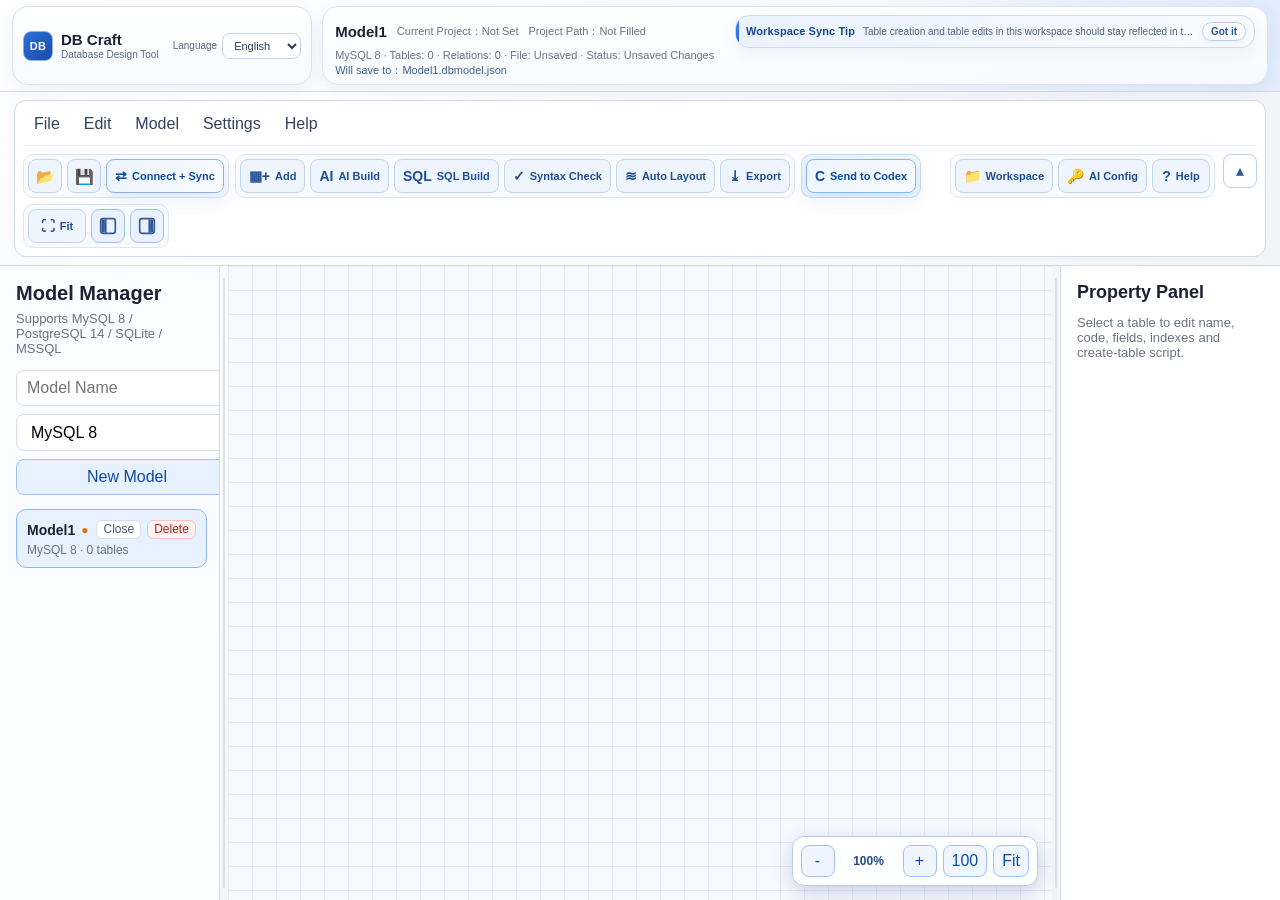
<file: app/index.html>
﻿<!doctype html>
<html lang="en-US">
<head>
  <meta charset="UTF-8" />
  <meta name="viewport" content="width=device-width, initial-scale=1.0" />
  <title>DB Craft v1</title>
  <link rel="stylesheet" href="styles.css" />
</head>
<body>
  <div class="app">
    <header class="app-top">
      <div class="top-brand">
        <div class="logo-badge" aria-hidden="true">DB</div>
        <div class="brand-text">
          <h1>DB Craft</h1>
          <p id="brandSubtitle">Database Design Tool</p>
        </div>
        <div class="language-switch">
          <label for="languageSelect">Language</label>
          <select id="languageSelect" aria-label="Language">
            <option value="zh-CN">中文</option>
            <option value="en-US" selected>English</option>
            <option value="fr-FR">Français</option>
          </select>
        </div>
      </div>
      <div class="top-meta">
        <div class="top-meta-row">
          <h2 id="activeModelTitle">No Model Selected</h2>
          <p id="workspaceMeta">Current Project: Not Set</p>
          <p id="workspacePathMeta">Project Path: Not Filled</p>
          <div id="workspaceGuideBar" class="workspace-guide" hidden>
            <div class="workspace-guide-copy">
              <strong id="workspaceGuideTitle">Workspace Sync Tip</strong>
              <span id="workspaceGuideText">Table creation and updates in this workspace should stay reflected in the current diagram. After changes, use Save + Sync.</span>
            </div>
            <button id="workspaceGuideDismissBtn" type="button" class="workspace-guide-dismiss" aria-label="Dismiss tip">Got it</button>
          </div>
        </div>
        <p id="activeModelMeta">-</p>
        <p id="modelFileMeta">Current Model File: Not yet saved to workspace</p>
      </div>
    </header>

    <section class="toolbar app-middle">
      <div class="toolbar-shell">
        <nav class="menu-bar" id="menuBar" aria-label="主菜单">
          <div class="menu-item">
            <button type="button" class="menu-trigger">文件</button>
            <div class="menu-panel">
              <button type="button" data-menu-action="file-new-mysql8"><span>新建（MySQL 8）</span><span class="menu-shortcut">Ctrl+Alt+1</span></button>
              <button type="button" data-menu-action="file-new-postgresql14"><span>新建（PostgreSQL 14）</span><span class="menu-shortcut">Ctrl+Alt+2</span></button>
              <button type="button" data-menu-action="file-new-sqlite"><span>新建（SQLite）</span><span class="menu-shortcut">Ctrl+Alt+3</span></button>
              <button type="button" data-menu-action="file-new-mssql"><span>新建（MSSQL）</span><span class="menu-shortcut">Ctrl+Alt+4</span></button>
              <hr />
              <button type="button" data-menu-action="file-open"><span>打开</span><span class="menu-shortcut">Ctrl+O</span></button>
              <button type="button" data-menu-action="file-save">
                <span>保存</span>
                <span class="menu-shortcut">Ctrl+S</span>
              </button>
              <button type="button" data-menu-action="file-sync-workspace"><span>保存并同步到当前工程</span><span class="menu-shortcut">Ctrl+Alt+S</span></button>
              <button type="button" data-menu-action="file-save-as"><span>另存为</span><span class="menu-shortcut">Ctrl+Shift+S</span></button>
              <button type="button" data-menu-action="file-close"><span>关闭</span><span class="menu-shortcut">Ctrl+Alt+W</span></button>
            </div>
          </div>
          <div class="menu-item">
            <button type="button" class="menu-trigger">编辑</button>
            <div class="menu-panel">
              <button type="button" data-menu-action="edit-undo"><span>撤销操作</span><span class="menu-shortcut">Ctrl+Z</span></button>
              <button type="button" data-menu-action="edit-redo"><span>恢复</span><span class="menu-shortcut">Ctrl+Y</span></button>
              <button type="button" data-menu-action="edit-clear-all"><span>全部清除</span><span class="menu-shortcut">Ctrl+Shift+Del</span></button>
              <hr />
              <button type="button" data-menu-action="edit-cut"><span>剪切</span><span class="menu-shortcut">Ctrl+X</span></button>
              <button type="button" data-menu-action="edit-copy"><span>复制</span><span class="menu-shortcut">Ctrl+C</span></button>
              <button type="button" data-menu-action="edit-paste"><span>粘贴</span><span class="menu-shortcut">Ctrl+V</span></button>
              <button type="button" data-menu-action="edit-clone"><span>克隆</span><span class="menu-shortcut">Ctrl+D</span></button>
              <button type="button" data-menu-action="edit-delete"><span>删除</span><span class="menu-shortcut">Del</span></button>
            </div>
          </div>
          <div class="menu-item">
            <button type="button" class="menu-trigger">模型</button>
            <div class="menu-panel">
              <button type="button" data-menu-action="model-template"><span>模板表</span><span class="menu-shortcut">Alt+T</span></button>
              <button type="button" data-menu-action="model-delete"><span>删除模型</span><span class="menu-shortcut">Alt+Shift+D</span></button>
              <button type="button" data-menu-action="model-add-table"><span>增加表</span><span class="menu-shortcut">Alt+A</span></button>
              <button type="button" data-menu-action="model-ai-table"><span>AI建表</span><span class="menu-shortcut">Alt+L</span></button>
              <button type="button" data-menu-action="model-script-table"><span>脚本建表</span><span class="menu-shortcut">Alt+J</span></button>
              <button type="button" data-menu-action="model-syntax-check"><span>语法检查</span><span class="menu-shortcut">Alt+Q</span></button>
              <button type="button" data-menu-action="model-auto-layout"><span>自动排列表</span><span class="menu-shortcut">Alt+R</span></button>
              <button type="button" data-menu-action="model-fit-view"><span>适应窗口</span><span class="menu-shortcut">Ctrl+0</span></button>
              <button type="button" data-menu-action="model-export-image"><span>保存为图片</span><span class="menu-shortcut">Ctrl+Alt+P</span></button>
              <button type="button" data-menu-action="model-export-sql"><span>导出SQL</span><span class="menu-shortcut">Ctrl+Alt+E</span></button>
              <button type="button" data-menu-action="model-table"><span>表</span><span class="menu-shortcut">Alt+B</span></button>
            </div>
          </div>
          <div class="menu-item">
            <button type="button" class="menu-trigger">设置</button>
            <div class="menu-panel">
              <button type="button" data-menu-action="settings-workspace"><span>切换工程目录</span><span class="menu-shortcut">Alt+W</span></button>
              <button type="button" data-menu-action="settings-table-view"><span>表显示模式</span><span class="menu-shortcut">Alt+H</span></button>
              <button type="button" data-menu-action="settings-ai-config"><span>AI配置</span><span class="menu-shortcut">Alt+K</span></button>
            </div>
          </div>
          <div class="menu-item">
            <button type="button" class="menu-trigger">帮助</button>
            <div class="menu-panel">
              <button type="button" data-menu-action="help-help"><span>帮助</span><span class="menu-shortcut">F1</span></button>
              <button type="button" data-menu-action="help-about"><span>关于</span><span class="menu-shortcut">Shift+F1</span></button>
            </div>
          </div>
        </nav>

        <div class="toolbar-main-row">
          <div class="toolbar-quick-actions" id="toolbarQuickActions">
            <div class="toolbar-group" title="文件">
              <button id="openModelBtn" type="button" class="tool-icon-btn" title="打开模型 (Ctrl+O)" aria-label="打开模型"><span aria-hidden="true">📂</span></button>
              <button id="saveModelBtn" type="button" class="tool-icon-btn" title="保存模型 (Ctrl+S)" aria-label="保存模型"><span aria-hidden="true">💾</span></button>
              <button id="syncModelBtn" type="button" class="tool-icon-btn with-label" title="保存并同步到当前工程 (Ctrl+Alt+S)" aria-label="保存并同步到当前工程"><span class="tool-icon-glyph" aria-hidden="true">⇄</span><span class="tool-icon-name">同步</span></button>
            </div>

            <div class="toolbar-group" title="模型">
              <button id="addTableButton" type="button" class="tool-icon-btn with-label" title="增加表 (Alt+A)" aria-label="增加表"><span class="tool-icon-glyph" aria-hidden="true">▦+</span><span class="tool-icon-name">加表</span></button>
              <button type="button" class="tool-icon-btn with-label" data-menu-action="model-ai-table" title="AI建表 (Alt+L)" aria-label="AI建表"><span class="tool-icon-glyph" aria-hidden="true">AI</span><span class="tool-icon-name">AI建表</span></button>
              <button type="button" class="tool-icon-btn with-label" data-menu-action="model-script-table" title="脚本建表 (Alt+J)" aria-label="脚本建表"><span class="tool-icon-glyph" aria-hidden="true">SQL</span><span class="tool-icon-name">脚本建表</span></button>
              <button type="button" class="tool-icon-btn with-label" data-menu-action="model-syntax-check" title="语法检查 (Alt+Q)" aria-label="语法检查"><span class="tool-icon-glyph" aria-hidden="true">✓</span><span class="tool-icon-name">语法检查</span></button>
              <button type="button" class="tool-icon-btn with-label" data-menu-action="model-auto-layout" title="自动排列表 (Alt+R)" aria-label="自动排列表"><span class="tool-icon-glyph" aria-hidden="true">≋</span><span class="tool-icon-name">整理</span></button>
              <button id="exportSqlBtn" type="button" class="tool-icon-btn with-label" title="导出 SQL (Ctrl+Alt+E)" aria-label="导出 SQL"><span class="tool-icon-glyph" aria-hidden="true">⤓</span><span class="tool-icon-name">导出</span></button>
            </div>

            <div class="toolbar-group toolbar-group-codex" title="交给Codex">
              <button id="handoffCodexBtn" type="button" class="tool-icon-btn with-label tool-icon-btn-primary" data-menu-action="help-codex" title="交给Codex (Ctrl+Alt+C)" aria-label="交给Codex"><span class="tool-icon-glyph" aria-hidden="true">C</span><span class="tool-icon-name">交给Codex</span></button>
            </div>

            <div class="toolbar-group toolbar-group-utility" title="设置与帮助">
              <button id="setWorkspaceBtn" type="button" class="tool-icon-btn with-label" title="切换工程目录 (Alt+W)" aria-label="切换工程目录"><span class="tool-icon-glyph" aria-hidden="true">📁</span><span class="tool-icon-name">工程</span></button>
              <button type="button" class="tool-icon-btn with-label" data-menu-action="settings-ai-config" title="AI配置 (Alt+K)" aria-label="AI配置"><span class="tool-icon-glyph" aria-hidden="true">🔑</span><span class="tool-icon-name">AI配置</span></button>
              <button type="button" class="tool-icon-btn with-label" data-menu-action="help-help" title="帮助 (F1)" aria-label="帮助"><span class="tool-icon-glyph" aria-hidden="true">?</span><span class="tool-icon-name">帮助</span></button>
            </div>

            <div class="toolbar-group" title="布局">
              <button type="button" class="tool-icon-btn with-label" data-menu-action="model-fit-view" title="适应窗口 (Ctrl+0)" aria-label="适应窗口"><span class="tool-icon-glyph" aria-hidden="true">⛶</span><span class="tool-icon-name">适配</span></button>
              <button id="toggleSidebarBtn" class="tool-icon-btn icon-toggle-btn" type="button" title="隐藏侧边栏" aria-label="隐藏侧边栏">
                <svg viewBox="0 0 16 16" aria-hidden="true">
                  <rect class="icon-frame" x="1.5" y="1.5" width="13" height="13" rx="2"></rect>
                  <line class="icon-divider" x1="6" y1="2" x2="6" y2="14"></line>
                  <rect class="icon-sidebar-fill" x="2.25" y="2.25" width="3" height="11.5" rx="1"></rect>
                </svg>
              </button>
              <button id="toggleInspectorBtn" class="tool-icon-btn icon-toggle-btn" type="button" title="隐藏属性栏" aria-label="隐藏属性栏">
                <svg viewBox="0 0 16 16" aria-hidden="true">
                  <rect class="icon-frame" x="1.5" y="1.5" width="13" height="13" rx="2"></rect>
                  <line class="icon-divider" x1="10" y1="2" x2="10" y2="14"></line>
                  <rect class="icon-inspector-fill" x="10.75" y="2.25" width="2.75" height="11.5" rx="1"></rect>
                </svg>
              </button>
            </div>
          </div>
          <button id="topToggleBtn" class="top-toggle-btn" type="button" title="收起顶栏" aria-label="收起顶栏">▴</button>
        </div>
      </div>
    </section>

    <section class="app-bottom">
      <aside class="sidebar">
        <div class="sidebar-header">
          <h2 id="sidebarTitle">模型管理</h2>
          <p id="sidebarDesc">支持 MySQL 8 / PostgreSQL 14 / SQLite / MSSQL</p>
        </div>

        <form id="modelForm" class="model-form">
          <input id="modelNameInput" type="text" placeholder="模型名称" maxlength="40" />
          <select id="dbTypeSelect">
            <option value="MySQL 8">MySQL 8</option>
            <option value="PostgreSQL 14">PostgreSQL 14</option>
            <option value="SQLite">SQLite</option>
            <option value="MSSQL">MSSQL</option>
          </select>
          <button type="submit" id="createModelBtn">新建模型</button>
        </form>

        <ul id="modelList" class="model-list"></ul>
      </aside>
      <div class="sidebar-resizer" id="sidebarResizer" title="拖动调整模型栏宽度"></div>

      <div class="workspace-shell">
        <div class="workspace-panel">
          <div id="workspace" class="workspace">
            <div id="workspaceCanvas" class="workspace-canvas">
              <div id="workspaceContent" class="workspace-content">
                <svg id="relationLayer" class="relation-layer"></svg>
                <div id="tableLayer" class="table-layer"></div>
              </div>
            </div>
          </div>
          <div class="zoom-controls" id="zoomControls">
            <button type="button" id="zoomOutBtn" title="缩小">-</button>
            <div class="zoom-level" id="zoomLevel">100%</div>
            <button type="button" id="zoomInBtn" title="放大">+</button>
            <button type="button" id="zoomResetBtn" title="重置缩放">100</button>
            <button type="button" id="zoomFitBtn" title="适应模型">Fit</button>
          </div>
        </div>

        <div class="resizer" id="inspectorResizer" title="拖动调整宽度"></div>

        <aside class="inspector" id="inspector"></aside>
      </div>
    </section>
  </div>

  <script src="src/core/constants.js"></script>
  <script src="src/core/utils.js"></script>
  <script src="src/core/model.js"></script>
  <script src="src/core/storage.js"></script>
  <script src="src/core/sql.js"></script>
  <script src="src/core/fileio.js"></script>
  <script src="app.js"></script>
</body>
</html>
</file>
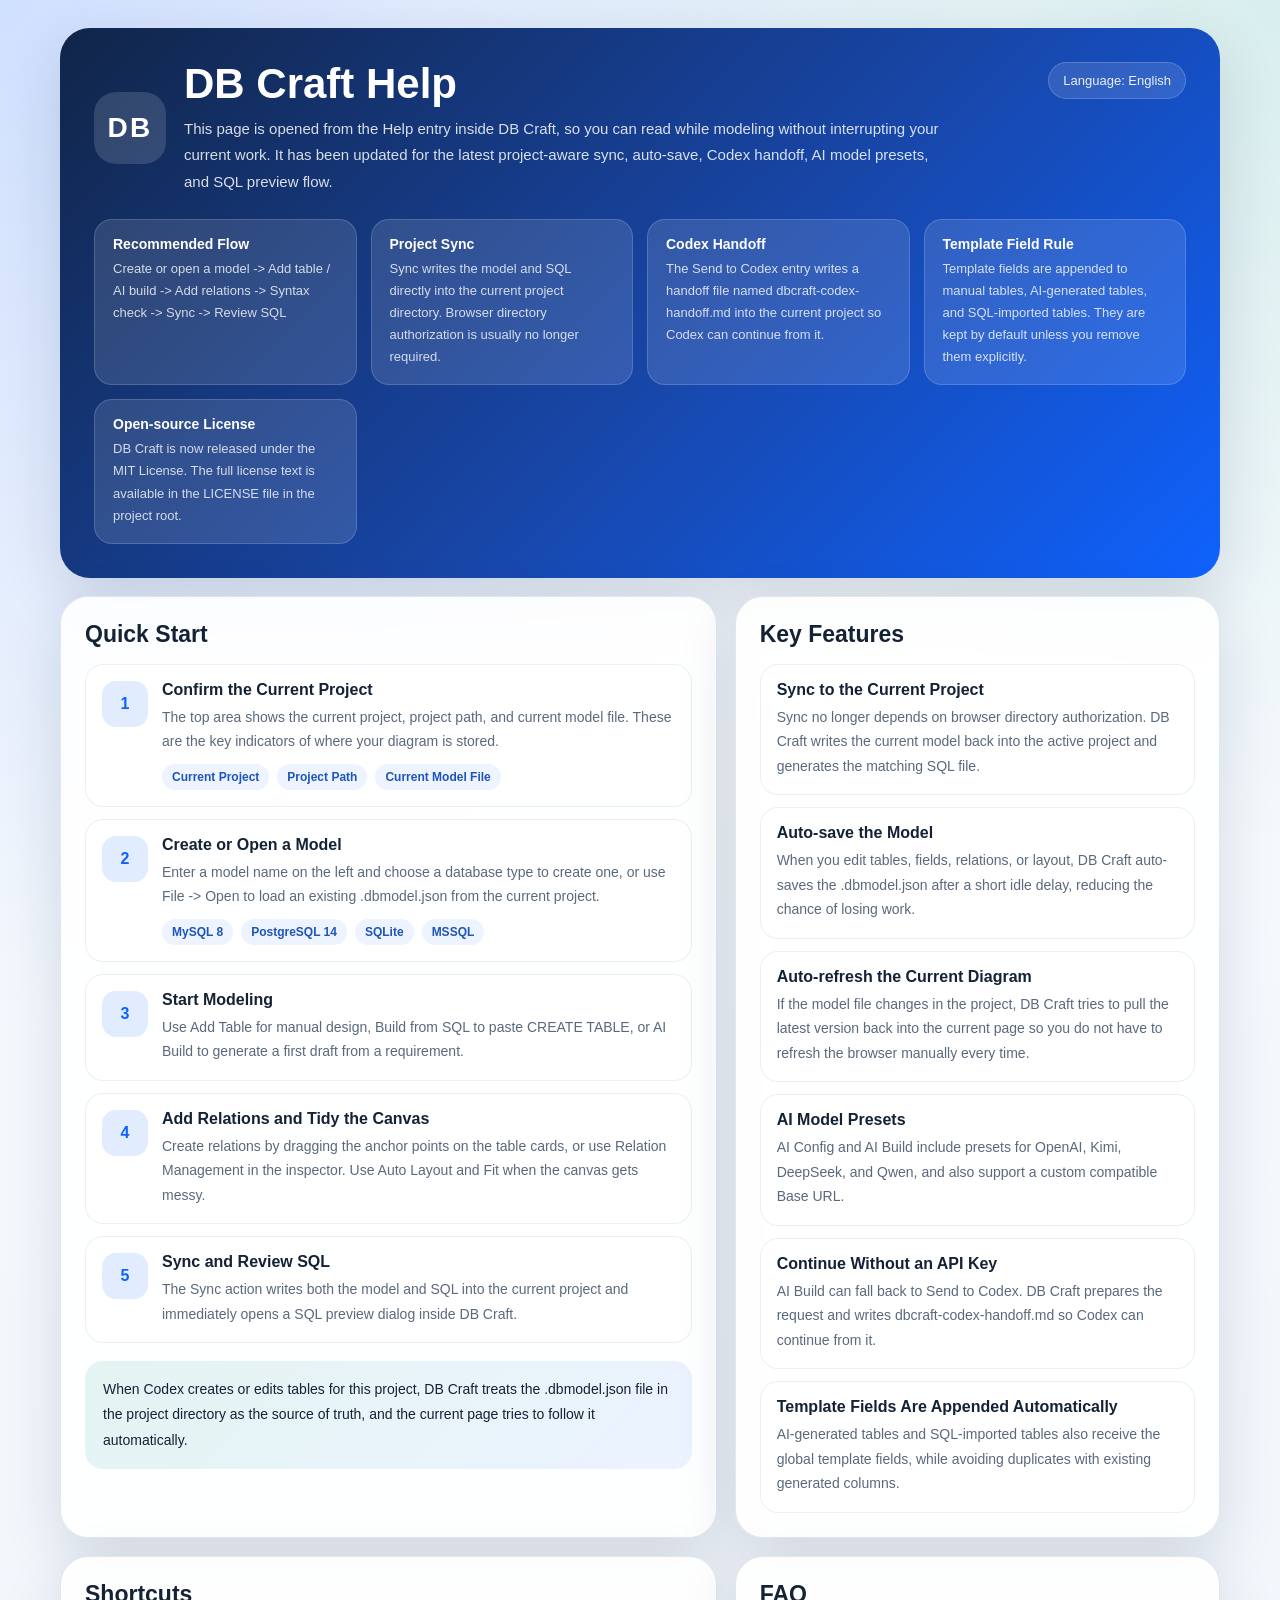
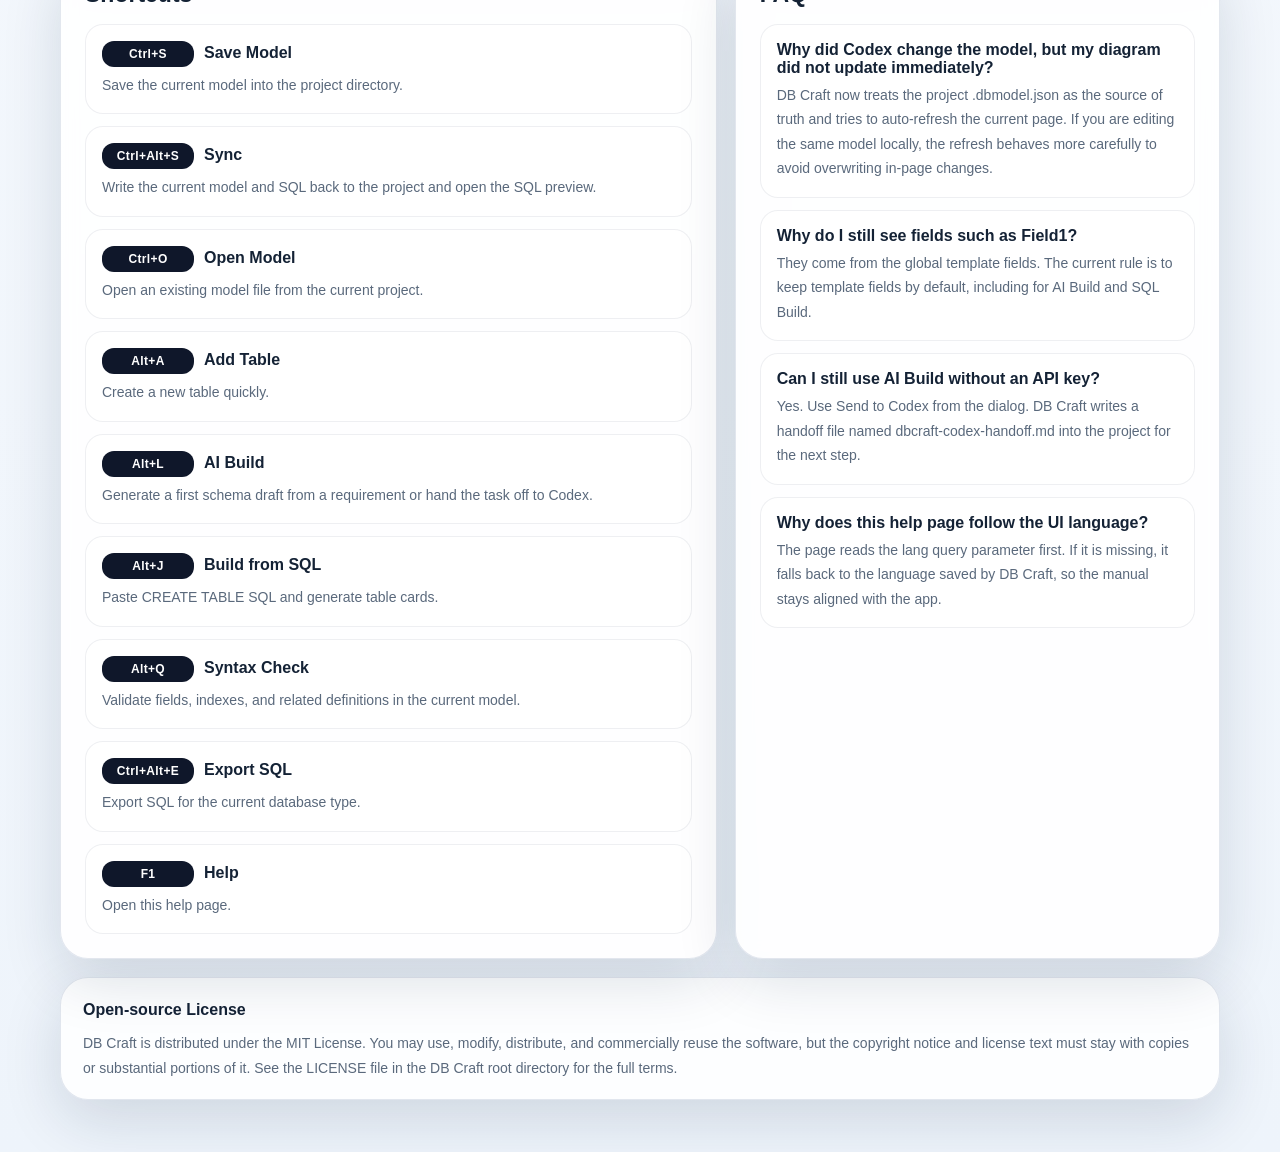
<file: app/help-manual.html>
<!doctype html>
<html lang="en-US">
<head>
  <meta charset="UTF-8" />
  <meta name="viewport" content="width=device-width, initial-scale=1.0" />
  <title>DB Craft Help</title>
  <style>
    :root {
      --bg: #eef4fb;
      --surface: rgba(255, 255, 255, 0.9);
      --surface-border: rgba(24, 57, 118, 0.12);
      --text: #142235;
      --subtext: #5a697c;
      --primary: #0f62fe;
      --primary-soft: rgba(15, 98, 254, 0.12);
      --accent: #0f9d8a;
      --shadow: 0 20px 60px rgba(16, 32, 64, 0.14);
      --radius-xl: 28px;
      --radius-lg: 22px;
      --radius-md: 18px;
      --radius-sm: 14px;
    }

    * {
      box-sizing: border-box;
    }

    body {
      margin: 0;
      color: var(--text);
      font-family: "Segoe UI", "PingFang SC", "Microsoft YaHei", sans-serif;
      background:
        radial-gradient(circle at top left, rgba(15, 98, 254, 0.18), transparent 34%),
        radial-gradient(circle at top right, rgba(15, 157, 138, 0.14), transparent 28%),
        linear-gradient(180deg, #f9fbfe 0%, var(--bg) 100%);
    }

    code {
      padding: 0 6px;
      border-radius: 8px;
      background: rgba(17, 31, 56, 0.08);
      font-family: "Cascadia Code", Consolas, monospace;
      font-size: 0.95em;
    }

    .page {
      width: min(1160px, calc(100% - 32px));
      margin: 0 auto;
      padding: 28px 0 52px;
    }

    .hero {
      padding: 34px;
      border-radius: 30px;
      color: #fff;
      background: linear-gradient(135deg, #112548 0%, #1846a7 54%, #0f62fe 100%);
      box-shadow: var(--shadow);
    }

    .hero-head {
      display: flex;
      align-items: flex-start;
      justify-content: space-between;
      gap: 20px;
      flex-wrap: wrap;
    }

    .hero-brand {
      display: flex;
      align-items: center;
      gap: 18px;
      flex-wrap: wrap;
    }

    .badge {
      display: inline-flex;
      align-items: center;
      justify-content: center;
      width: 72px;
      height: 72px;
      border-radius: 22px;
      background: rgba(255, 255, 255, 0.14);
      font-size: 28px;
      font-weight: 700;
      letter-spacing: 0.08em;
    }

    .hero h1 {
      margin: 0;
      font-size: clamp(28px, 4vw, 42px);
      line-height: 1.05;
    }

    .hero p {
      margin: 10px 0 0;
      max-width: 760px;
      color: rgba(255, 255, 255, 0.84);
      line-height: 1.75;
      font-size: 15px;
    }

    .lang-pill {
      padding: 10px 14px;
      border-radius: 999px;
      background: rgba(255, 255, 255, 0.12);
      border: 1px solid rgba(255, 255, 255, 0.18);
      font-size: 13px;
      color: rgba(255, 255, 255, 0.9);
      white-space: nowrap;
    }

    .hero-cards {
      display: grid;
      grid-template-columns: repeat(auto-fit, minmax(220px, 1fr));
      gap: 14px;
      margin-top: 24px;
    }

    .hero-card {
      padding: 16px 18px;
      border-radius: var(--radius-md);
      border: 1px solid rgba(255, 255, 255, 0.16);
      background: rgba(255, 255, 255, 0.12);
    }

    .hero-card strong {
      display: block;
      margin-bottom: 6px;
      font-size: 14px;
    }

    .hero-card span {
      display: block;
      color: rgba(255, 255, 255, 0.8);
      font-size: 13px;
      line-height: 1.7;
    }

    .grid {
      display: grid;
      grid-template-columns: 1.15fr 0.85fr;
      gap: 18px;
      margin-top: 18px;
    }

    .card {
      background: var(--surface);
      border: 1px solid var(--surface-border);
      border-radius: var(--radius-xl);
      box-shadow: var(--shadow);
      backdrop-filter: blur(8px);
    }

    .section {
      padding: 24px;
    }

    .section h2 {
      margin: 0 0 16px;
      font-size: 23px;
    }

    .steps,
    .feature-list,
    .shortcut-list,
    .faq-list {
      display: grid;
      gap: 12px;
    }

    .step,
    .feature-item,
    .shortcut-item,
    .faq-item {
      padding: 16px;
      border-radius: var(--radius-md);
      background: #fff;
      border: 1px solid rgba(17, 35, 68, 0.07);
    }

    .step {
      display: grid;
      grid-template-columns: 46px 1fr;
      gap: 14px;
    }

    .step-no {
      display: inline-flex;
      align-items: center;
      justify-content: center;
      width: 46px;
      height: 46px;
      border-radius: var(--radius-sm);
      background: var(--primary-soft);
      color: var(--primary);
      font-weight: 700;
    }

    .step h3,
    .feature-item h3,
    .shortcut-item h3,
    .faq-item h3 {
      margin: 0 0 6px;
      font-size: 16px;
    }

    .step p,
    .feature-item p,
    .shortcut-item p,
    .faq-item p {
      margin: 0;
      color: var(--subtext);
      line-height: 1.75;
      font-size: 14px;
    }

    .chip-row {
      display: flex;
      gap: 8px;
      flex-wrap: wrap;
      margin-top: 10px;
    }

    .chip {
      padding: 6px 10px;
      border-radius: 999px;
      background: #edf4ff;
      color: #1f54ba;
      font-size: 12px;
      font-weight: 600;
    }

    .shortcut-key {
      display: inline-flex;
      align-items: center;
      justify-content: center;
      min-width: 92px;
      margin-right: 10px;
      padding: 6px 10px;
      border-radius: 12px;
      background: #0f172a;
      color: #fff;
      font-size: 12px;
      font-weight: 700;
      letter-spacing: 0.03em;
    }

    .note {
      margin-top: 18px;
      padding: 16px 18px;
      border-radius: var(--radius-md);
      background: linear-gradient(135deg, rgba(15, 157, 138, 0.11), rgba(15, 98, 254, 0.08));
      color: var(--text);
      font-size: 14px;
      line-height: 1.8;
    }

    .footer-note {
      margin-top: 18px;
      padding: 18px 22px;
      border-radius: var(--radius-xl);
      background: rgba(255, 255, 255, 0.86);
      border: 1px solid var(--surface-border);
      box-shadow: var(--shadow);
      color: var(--subtext);
      line-height: 1.8;
      font-size: 14px;
    }

    .footer-note strong {
      display: block;
      margin-bottom: 6px;
      color: var(--text);
      font-size: 16px;
    }

    @media (max-width: 860px) {
      .page {
        width: min(100%, calc(100% - 20px));
        padding-top: 18px;
        padding-bottom: 28px;
      }

      .hero,
      .section {
        padding: 20px;
      }

      .grid {
        grid-template-columns: 1fr;
      }
    }
  </style>
</head>
<body>
  <main class="page">
    <section class="hero">
      <div class="hero-head">
        <div class="hero-brand">
          <div class="badge">DB</div>
          <div>
            <h1 id="heroTitle"></h1>
            <p id="heroSubtitle"></p>
          </div>
        </div>
        <div class="lang-pill" id="languagePill"></div>
      </div>
      <div class="hero-cards" id="heroCards"></div>
    </section>

    <section class="grid">
      <div class="card section">
        <h2 id="quickStartTitle"></h2>
        <div class="steps" id="quickStartList"></div>
        <div class="note" id="quickStartNote"></div>
      </div>

      <div class="card section">
        <h2 id="featureTitle"></h2>
        <div class="feature-list" id="featureList"></div>
      </div>
    </section>

    <section class="grid">
      <div class="card section">
        <h2 id="shortcutTitle"></h2>
        <div class="shortcut-list" id="shortcutList"></div>
      </div>

      <div class="card section">
        <h2 id="faqTitle"></h2>
        <div class="faq-list" id="faqList"></div>
      </div>
    </section>

    <section class="footer-note">
      <strong id="licenseTitle"></strong>
      <div id="licenseText"></div>
    </section>
  </main>

  <script>
    const MANUAL_LANGUAGE_KEY = "dbdesigner.ui.language";
    const SUPPORTED_LANGUAGES = ["zh-CN", "en-US", "fr-FR"];
    const DEFAULT_LANGUAGE = "en-US";

    const MANUAL_I18N = {
      "zh-CN": {
        pageTitle: "DB Craft 操作手册",
        languageLabel: "当前语言：简体中文",
        heroTitle: "DB Craft 操作手册",
        heroSubtitle: "适用于 DB Craft 本地版。点击设计器里的“帮助”会打开本页，方便边看边建模，不打断当前编辑。下面这版已经按最新产品能力更新，包括工程同步、自动保存、交给 Codex、AI 模型预设和 SQL 预览。",
        heroCards: [
          { title: "推荐主流程", text: "新建或打开模型 -> 加表 / AI建表 -> 建关系 -> 语法检查 -> 同步 -> 预览 SQL" },
          { title: "工程同步", text: "同步会直接把模型和 SQL 写回当前工程目录。正常情况下不需要再做浏览器目录授权。" },
          { title: "Codex 接力", text: "点击“交给Codex”会把交接内容写入工程里的 dbcraft-codex-handoff.md，之后你可以直接说“按交接文件继续”。" },
          { title: "模板字段规则", text: "AI建表、脚本建表和手动加表都会补充模板字段；模板字段默认保留，除非你明确删除。" },
          { title: "开源协议", text: "DB Craft 现已采用 MIT License。你可以在根目录的 LICENSE 文件中查看完整授权文本。" }
        ],
        quickStartTitle: "快速上手",
        quickStartNote: "如果你在工程对话里让 Codex 新建或改表，DB Craft 会优先以工程目录中的 .dbmodel.json 为准；当前页面也会尽量自动跟上，不用你反复手动刷新。",
        quickStartSteps: [
          {
            title: "确认当前工程",
            text: "顶部会显示“当前工程”“工程路径”“当前模型文件”。这三项就是当前图和工程文件的连接关系。",
            chips: ["当前工程", "工程路径", "当前模型文件"]
          },
          {
            title: "新建或打开模型",
            text: "左侧输入模型名称并选择数据库类型后点“新建模型”；也可以点“文件 -> 打开”直接读取当前工程中的 .dbmodel.json。",
            chips: ["MySQL 8", "PostgreSQL 14", "SQLite", "MSSQL"]
          },
          {
            title: "开始建模",
            text: "你可以用“加表”手工建模，也可以用“脚本建表”粘贴 CREATE TABLE，或用“AI建表”根据描述生成表草稿。",
          },
          {
            title: "建关系和调整布局",
            text: "通过画布四周锚点拖拽建关系，或者在右侧“关系管理”里添加；画布乱时点“自动排列表”，再点“适配”。",
          },
          {
            title: "同步并查看 SQL",
            text: "点“同步”后，模型和 SQL 会写入当前工程目录，同时在页面里直接弹出 SQL 预览，方便立刻复制或检查。",
          }
        ],
        featureTitle: "关键新特性",
        features: [
          {
            title: "同步到当前工程",
            text: "同步不再依赖浏览器目录授权。DB Craft 会把当前模型写回当前工程目录，并生成同名 SQL 文件。"
          },
          {
            title: "自动保存模型",
            text: "在页面里编辑表、字段、关系或布局后，停顿约 1.2 秒会自动保存 .dbmodel.json，减少忘记保存的风险。"
          },
          {
            title: "自动刷新当前图",
            text: "如果当前工程里的模型文件被更新，页面会尽量把最新模型拉回当前图，避免你每次都手动刷新浏览器。"
          },
          {
            title: "AI 模型预设",
            text: "AI配置和 AI建表都内置主流模型预设，可选 OpenAI、Kimi、DeepSeek、Qwen，并支持自定义 Base URL。"
          },
          {
            title: "没有 API Key 也能继续",
            text: "AI建表里可以走“复制给Codex生成”兜底。设计器会整理需求并写入 dbcraft-codex-handoff.md，方便 Codex 继续处理。"
          },
          {
            title: "模板字段自动补充",
            text: "AI建表和脚本建表都会自动补模板字段，并避免和 AI 或 SQL 已生成的字段发生重名冲突。"
          }
        ],
        shortcutTitle: "快捷键",
        shortcuts: [
          { key: "Ctrl+S", title: "保存模型", text: "手动保存当前模型到工程目录。" },
          { key: "Ctrl+Alt+S", title: "同步", text: "把当前模型和 SQL 同步回当前工程，并弹出 SQL 预览。" },
          { key: "Ctrl+O", title: "打开模型", text: "从当前工程中选择一个已存在的模型文件。" },
          { key: "Alt+A", title: "增加表", text: "快速新建一张表。" },
          { key: "Alt+L", title: "AI建表", text: "根据业务描述生成表草稿，或转交给 Codex。" },
          { key: "Alt+J", title: "脚本建表", text: "粘贴 CREATE TABLE 脚本生成表结构。" },
          { key: "Alt+Q", title: "语法检查", text: "检查模型中的字段和索引定义是否有问题。" },
          { key: "Ctrl+Alt+E", title: "导出 SQL", text: "导出当前数据库类型对应的建表 SQL。" },
          { key: "F1", title: "帮助", text: "打开当前这份帮助页。" }
        ],
        faqTitle: "常见问题",
        faqs: [
          {
            title: "为什么我在对话里让 Codex 改了表，图里没立刻变化？",
            text: "DB Craft 现在会优先跟工程里的 .dbmodel.json 保持一致，并尽量自动刷新；如果你当前页面还在编辑同一个模型，自动刷新会更谨慎，避免覆盖你未提交的页面改动。"
          },
          {
            title: "为什么会看到 Field1 之类的字段？",
            text: "这是模板字段的一部分。当前规则是默认保留模板字段，AI建表和脚本建表也会补上它们。"
          },
          {
            title: "没有 API Key 时还能用 AI建表吗？",
            text: "可以。直接点“复制给Codex生成”即可，设计器会生成交接说明并写入工程目录中的 dbcraft-codex-handoff.md。"
          },
          {
            title: "帮助页为什么会跟随语言切换？",
            text: "帮助页会优先读取 URL 里的 lang 参数；如果没有，再读取设计器保存的界面语言设置，所以和 DB Craft 的语言保持一致。"
          }
        ],
        licenseTitle: "开源许可",
        licenseText: "DB Craft 采用 MIT License 发布。你可以自由使用、修改、分发和商业使用本软件，但必须在副本或重要部分中保留版权声明与本许可文本。完整条款请查看 DB Craft 根目录下的 LICENSE 文件。"
      },
      "en-US": {
        pageTitle: "DB Craft Help",
        languageLabel: "Language: English",
        heroTitle: "DB Craft Help",
        heroSubtitle: "This page is opened from the Help entry inside DB Craft, so you can read while modeling without interrupting your current work. It has been updated for the latest project-aware sync, auto-save, Codex handoff, AI model presets, and SQL preview flow.",
        heroCards: [
          { title: "Recommended Flow", text: "Create or open a model -> Add table / AI build -> Add relations -> Syntax check -> Sync -> Review SQL" },
          { title: "Project Sync", text: "Sync writes the model and SQL directly into the current project directory. Browser directory authorization is usually no longer required." },
          { title: "Codex Handoff", text: "The Send to Codex entry writes a handoff file named dbcraft-codex-handoff.md into the current project so Codex can continue from it." },
          { title: "Template Field Rule", text: "Template fields are appended to manual tables, AI-generated tables, and SQL-imported tables. They are kept by default unless you remove them explicitly." },
          { title: "Open-source License", text: "DB Craft is now released under the MIT License. The full license text is available in the LICENSE file in the project root." }
        ],
        quickStartTitle: "Quick Start",
        quickStartNote: "When Codex creates or edits tables for this project, DB Craft treats the .dbmodel.json file in the project directory as the source of truth, and the current page tries to follow it automatically.",
        quickStartSteps: [
          {
            title: "Confirm the Current Project",
            text: "The top area shows the current project, project path, and current model file. These are the key indicators of where your diagram is stored.",
            chips: ["Current Project", "Project Path", "Current Model File"]
          },
          {
            title: "Create or Open a Model",
            text: "Enter a model name on the left and choose a database type to create one, or use File -> Open to load an existing .dbmodel.json from the current project.",
            chips: ["MySQL 8", "PostgreSQL 14", "SQLite", "MSSQL"]
          },
          {
            title: "Start Modeling",
            text: "Use Add Table for manual design, Build from SQL to paste CREATE TABLE, or AI Build to generate a first draft from a requirement.",
          },
          {
            title: "Add Relations and Tidy the Canvas",
            text: "Create relations by dragging the anchor points on the table cards, or use Relation Management in the inspector. Use Auto Layout and Fit when the canvas gets messy.",
          },
          {
            title: "Sync and Review SQL",
            text: "The Sync action writes both the model and SQL into the current project and immediately opens a SQL preview dialog inside DB Craft.",
          }
        ],
        featureTitle: "Key Features",
        features: [
          {
            title: "Sync to the Current Project",
            text: "Sync no longer depends on browser directory authorization. DB Craft writes the current model back into the active project and generates the matching SQL file."
          },
          {
            title: "Auto-save the Model",
            text: "When you edit tables, fields, relations, or layout, DB Craft auto-saves the .dbmodel.json after a short idle delay, reducing the chance of losing work."
          },
          {
            title: "Auto-refresh the Current Diagram",
            text: "If the model file changes in the project, DB Craft tries to pull the latest version back into the current page so you do not have to refresh the browser manually every time."
          },
          {
            title: "AI Model Presets",
            text: "AI Config and AI Build include presets for OpenAI, Kimi, DeepSeek, and Qwen, and also support a custom compatible Base URL."
          },
          {
            title: "Continue Without an API Key",
            text: "AI Build can fall back to Send to Codex. DB Craft prepares the request and writes dbcraft-codex-handoff.md so Codex can continue from it."
          },
          {
            title: "Template Fields Are Appended Automatically",
            text: "AI-generated tables and SQL-imported tables also receive the global template fields, while avoiding duplicates with existing generated columns."
          }
        ],
        shortcutTitle: "Shortcuts",
        shortcuts: [
          { key: "Ctrl+S", title: "Save Model", text: "Save the current model into the project directory." },
          { key: "Ctrl+Alt+S", title: "Sync", text: "Write the current model and SQL back to the project and open the SQL preview." },
          { key: "Ctrl+O", title: "Open Model", text: "Open an existing model file from the current project." },
          { key: "Alt+A", title: "Add Table", text: "Create a new table quickly." },
          { key: "Alt+L", title: "AI Build", text: "Generate a first schema draft from a requirement or hand the task off to Codex." },
          { key: "Alt+J", title: "Build from SQL", text: "Paste CREATE TABLE SQL and generate table cards." },
          { key: "Alt+Q", title: "Syntax Check", text: "Validate fields, indexes, and related definitions in the current model." },
          { key: "Ctrl+Alt+E", title: "Export SQL", text: "Export SQL for the current database type." },
          { key: "F1", title: "Help", text: "Open this help page." }
        ],
        faqTitle: "FAQ",
        faqs: [
          {
            title: "Why did Codex change the model, but my diagram did not update immediately?",
            text: "DB Craft now treats the project .dbmodel.json as the source of truth and tries to auto-refresh the current page. If you are editing the same model locally, the refresh behaves more carefully to avoid overwriting in-page changes."
          },
          {
            title: "Why do I still see fields such as Field1?",
            text: "They come from the global template fields. The current rule is to keep template fields by default, including for AI Build and SQL Build."
          },
          {
            title: "Can I still use AI Build without an API key?",
            text: "Yes. Use Send to Codex from the dialog. DB Craft writes a handoff file named dbcraft-codex-handoff.md into the project for the next step."
          },
          {
            title: "Why does this help page follow the UI language?",
            text: "The page reads the lang query parameter first. If it is missing, it falls back to the language saved by DB Craft, so the manual stays aligned with the app."
          }
        ],
        licenseTitle: "Open-source License",
        licenseText: "DB Craft is distributed under the MIT License. You may use, modify, distribute, and commercially reuse the software, but the copyright notice and license text must stay with copies or substantial portions of it. See the LICENSE file in the DB Craft root directory for the full terms."
      },
      "fr-FR": {
        pageTitle: "Aide DB Craft",
        languageLabel: "Langue : Francais",
        heroTitle: "Aide DB Craft",
        heroSubtitle: "Cette page s'ouvre depuis l'entree Aide de DB Craft afin que vous puissiez lire le guide sans interrompre votre modelisation. Elle est mise a jour pour la synchronisation par projet, la sauvegarde automatique, le relais vers Codex, les presets IA et l'aperçu SQL.",
        heroCards: [
          { title: "Flux recommande", text: "Creer ou ouvrir un modele -> Ajouter une table / creation IA -> Ajouter les relations -> Verification syntaxe -> Synchroniser -> Lire le SQL" },
          { title: "Synchronisation projet", text: "La synchronisation ecrit directement le modele et le SQL dans le repertoire du projet courant. L'autorisation navigateur n'est en general plus necessaire." },
          { title: "Relais vers Codex", text: "L'action Envoyer a Codex ecrit un fichier dbcraft-codex-handoff.md dans le projet courant pour permettre a Codex de reprendre la suite." },
          { title: "Regle des champs modele", text: "Les champs de modele sont ajoutes aux tables manuelles, IA et SQL. Ils restent visibles par defaut sauf suppression explicite." },
          { title: "Licence open source", text: "DB Craft est desormais publie sous licence MIT. Le texte complet est disponible dans le fichier LICENSE a la racine du projet." }
        ],
        quickStartTitle: "Demarrage rapide",
        quickStartNote: "Quand Codex cree ou modifie des tables pour ce projet, DB Craft considere le fichier .dbmodel.json du projet comme source de verite, et la page courante essaie de suivre automatiquement.",
        quickStartSteps: [
          {
            title: "Verifier le projet courant",
            text: "La zone superieure affiche le projet courant, le chemin du projet et le fichier modele courant. Ce sont les indicateurs principaux de l'emplacement de votre diagramme.",
            chips: ["Projet courant", "Chemin du projet", "Fichier modele courant"]
          },
          {
            title: "Creer ou ouvrir un modele",
            text: "Saisissez un nom de modele a gauche et choisissez un type de base, ou utilisez Fichier -> Ouvrir pour charger un .dbmodel.json deja present dans le projet courant.",
            chips: ["MySQL 8", "PostgreSQL 14", "SQLite", "MSSQL"]
          },
          {
            title: "Commencer la modelisation",
            text: "Utilisez Ajouter table pour un schema manuel, Creation par SQL pour coller un CREATE TABLE, ou Creation IA pour generer un premier brouillon a partir d'un besoin.",
          },
          {
            title: "Ajouter les relations et ranger le canevas",
            text: "Creez les relations en faisant glisser les points d'ancrage des cartes de table ou depuis le panneau de relations. Utilisez Mise en page auto puis Adapter si le canevas devient charge.",
          },
          {
            title: "Synchroniser et consulter le SQL",
            text: "L'action Synchroniser ecrit le modele et le SQL dans le projet courant puis ouvre immediatement une fenetre d'aperçu SQL dans DB Craft.",
          }
        ],
        featureTitle: "Fonctionnalites principales",
        features: [
          {
            title: "Synchroniser vers le projet courant",
            text: "La synchronisation ne depend plus de l'autorisation de repertoire du navigateur. DB Craft re-ecrit le modele courant dans le projet actif et genere le fichier SQL correspondant."
          },
          {
            title: "Sauvegarde automatique du modele",
            text: "Quand vous modifiez tables, champs, relations ou disposition, DB Craft sauvegarde automatiquement le .dbmodel.json apres un court temps d'inactivite."
          },
          {
            title: "Rafraichissement automatique du diagramme",
            text: "Si le fichier modele du projet change, DB Craft essaie de recharger la version la plus recente dans la page courante afin d'eviter les rafraichissements manuels repetitifs."
          },
          {
            title: "Presets de modeles IA",
            text: "Config IA et Creation IA proposent des presets pour OpenAI, Kimi, DeepSeek et Qwen, avec prise en charge d'une Base URL compatible personnalisee."
          },
          {
            title: "Continuer sans cle API",
            text: "Creation IA peut basculer vers Envoyer a Codex. DB Craft prepare la demande et ecrit dbcraft-codex-handoff.md pour la reprise."
          },
          {
            title: "Champs modele ajoutes automatiquement",
            text: "Les tables generees par IA ou importees depuis SQL recoivent aussi les champs du modele global, sans doublonner les colonnes deja creees."
          }
        ],
        shortcutTitle: "Raccourcis",
        shortcuts: [
          { key: "Ctrl+S", title: "Enregistrer le modele", text: "Enregistre le modele courant dans le repertoire du projet." },
          { key: "Ctrl+Alt+S", title: "Synchroniser", text: "Reecrit le modele et le SQL dans le projet puis ouvre l'aperçu SQL." },
          { key: "Ctrl+O", title: "Ouvrir un modele", text: "Ouvre un fichier modele deja present dans le projet courant." },
          { key: "Alt+A", title: "Ajouter une table", text: "Cree rapidement une nouvelle table." },
          { key: "Alt+L", title: "Creation IA", text: "Genere une premiere structure a partir d'un besoin ou transfere la suite a Codex." },
          { key: "Alt+J", title: "Creation par SQL", text: "Colle un CREATE TABLE et genere les cartes de table." },
          { key: "Alt+Q", title: "Verification syntaxe", text: "Valide champs, index et definitions associees du modele courant." },
          { key: "Ctrl+Alt+E", title: "Exporter SQL", text: "Exporte le SQL correspondant au type de base courant." },
          { key: "F1", title: "Aide", text: "Ouvre cette page d'aide." }
        ],
        faqTitle: "Questions frequentes",
        faqs: [
          {
            title: "Pourquoi Codex a modifie le modele mais pas le diagramme immediatement ?",
            text: "DB Craft considere maintenant le .dbmodel.json du projet comme source de verite et tente de rafraichir automatiquement la page. Si vous editez localement le meme modele, le rafraichissement reste prudent pour eviter d'ecraser vos modifications en cours."
          },
          {
            title: "Pourquoi vois-je encore des champs comme Field1 ?",
            text: "Ils proviennent des champs du modele global. La regle actuelle est de conserver ces champs par defaut, y compris pour Creation IA et Creation par SQL."
          },
          {
            title: "Puis-je utiliser Creation IA sans cle API ?",
            text: "Oui. Utilisez Envoyer a Codex dans la boite de dialogue. DB Craft ecrit alors un fichier dbcraft-codex-handoff.md dans le projet pour l'etape suivante."
          },
          {
            title: "Pourquoi cette page suit-elle la langue de l'interface ?",
            text: "La page lit d'abord le parametre lang de l'URL. S'il est absent, elle reprend la langue enregistree par DB Craft, afin de rester coherente avec l'application."
          }
        ],
        licenseTitle: "Licence open source",
        licenseText: "DB Craft est distribue sous licence MIT. Vous pouvez utiliser, modifier, distribuer et reutiliser commercialement le logiciel, mais vous devez conserver la mention de copyright et le texte de licence dans les copies ou parties substantielles. Consultez le fichier LICENSE a la racine de DB Craft pour le texte complet."
      }
    };

    function escapeHtml(value) {
      return String(value ?? "")
        .replace(/&/g, "&amp;")
        .replace(/</g, "&lt;")
        .replace(/>/g, "&gt;")
        .replace(/\"/g, "&quot;")
        .replace(/'/g, "&#39;");
    }

    function getCurrentLanguage() {
      const params = new URLSearchParams(window.location.search);
      const fromQuery = params.get("lang");
      if (SUPPORTED_LANGUAGES.includes(fromQuery)) return fromQuery;
      try {
        const fromStorage = String(localStorage.getItem(MANUAL_LANGUAGE_KEY) || "").trim();
        if (SUPPORTED_LANGUAGES.includes(fromStorage)) return fromStorage;
      } catch {
        // ignore localStorage errors
      }
      return DEFAULT_LANGUAGE;
    }

    function renderCards(container, items) {
      container.innerHTML = items.map((item) => `
        <article class="hero-card">
          <strong>${escapeHtml(item.title)}</strong>
          <span>${escapeHtml(item.text)}</span>
        </article>
      `).join("");
    }

    function renderSteps(container, items) {
      container.innerHTML = items.map((item, index) => `
        <article class="step">
          <div class="step-no">${index + 1}</div>
          <div>
            <h3>${escapeHtml(item.title)}</h3>
            <p>${escapeHtml(item.text)}</p>
            ${Array.isArray(item.chips) && item.chips.length ? `
              <div class="chip-row">
                ${item.chips.map((chip) => `<span class="chip">${escapeHtml(chip)}</span>`).join("")}
              </div>
            ` : ""}
          </div>
        </article>
      `).join("");
    }

    function renderFeatureList(container, items) {
      container.innerHTML = items.map((item) => `
        <article class="feature-item">
          <h3>${escapeHtml(item.title)}</h3>
          <p>${escapeHtml(item.text)}</p>
        </article>
      `).join("");
    }

    function renderShortcutList(container, items) {
      container.innerHTML = items.map((item) => `
        <article class="shortcut-item">
          <h3><span class="shortcut-key">${escapeHtml(item.key)}</span>${escapeHtml(item.title)}</h3>
          <p>${escapeHtml(item.text)}</p>
        </article>
      `).join("");
    }

    function renderFaqList(container, items) {
      container.innerHTML = items.map((item) => `
        <article class="faq-item">
          <h3>${escapeHtml(item.title)}</h3>
          <p>${escapeHtml(item.text)}</p>
        </article>
      `).join("");
    }

    function renderManual() {
      const language = getCurrentLanguage();
      const copy = MANUAL_I18N[language] || MANUAL_I18N[DEFAULT_LANGUAGE];

      document.documentElement.lang = language;
      document.title = copy.pageTitle;
      document.getElementById("languagePill").textContent = copy.languageLabel;
      document.getElementById("heroTitle").textContent = copy.heroTitle;
      document.getElementById("heroSubtitle").textContent = copy.heroSubtitle;
      document.getElementById("quickStartTitle").textContent = copy.quickStartTitle;
      document.getElementById("quickStartNote").textContent = copy.quickStartNote;
      document.getElementById("featureTitle").textContent = copy.featureTitle;
      document.getElementById("shortcutTitle").textContent = copy.shortcutTitle;
      document.getElementById("faqTitle").textContent = copy.faqTitle;
      document.getElementById("licenseTitle").textContent = copy.licenseTitle;
      document.getElementById("licenseText").textContent = copy.licenseText;

      renderCards(document.getElementById("heroCards"), copy.heroCards);
      renderSteps(document.getElementById("quickStartList"), copy.quickStartSteps);
      renderFeatureList(document.getElementById("featureList"), copy.features);
      renderShortcutList(document.getElementById("shortcutList"), copy.shortcuts);
      renderFaqList(document.getElementById("faqList"), copy.faqs);
    }

    renderManual();
  </script>
</body>
</html>
</file>
<file: app/styles.css>
:root {
  --bg: #f2f4f8;
  --sidebar-width: 280px;
  --inspector-width: 420px;
  --panel: #ffffff;
  --line: #d6dce5;
  --text: #1a2233;
  --subtext: #6a7385;
  --brand: #1268dc;
  --brand-soft: #e8f1ff;
  --danger: #c4302b;
  --table-header: #1f2d4d;
}

* {
  box-sizing: border-box;
}

html,
body {
  margin: 0;
  padding: 0;
  height: 100%;
  width: 100%;
  min-width: 100vw;
  overflow-x: hidden;
  font-family: "Segoe UI", "PingFang SC", "Microsoft YaHei", sans-serif;
  color: var(--text);
  background: radial-gradient(circle at 20% 10%, #ffffff 0%, var(--bg) 70%);
}

body.no-select {
  user-select: none;
}

button,
input,
select {
  font: inherit;
}

.app {
  display: grid;
  grid-template-rows: auto auto minmax(0, 1fr);
  height: 100vh;
  width: 100vw;
  min-width: 100vw;
  max-width: 100vw;
  min-height: 0;
  overflow: hidden;
}

.app.sidebar-collapsed {
  --sidebar-width: 0px;
}

.app.top-collapsed {
  grid-template-rows: 0 auto minmax(0, 1fr);
}

.app.top-collapsed .app-top {
  min-height: 0;
  padding-top: 0;
  padding-bottom: 0;
  border-bottom: none;
  overflow: hidden;
  visibility: hidden;
}

.app-top {
  border-bottom: 1px solid var(--line);
  background:
    radial-gradient(circle at top right, rgba(74, 133, 236, 0.12), transparent 32%),
    linear-gradient(120deg, #ffffff 0%, #f4f8ff 100%);
  padding: 6px 12px;
  display: flex;
  align-items: stretch;
  justify-content: space-between;
  gap: 10px;
  flex-wrap: wrap;
  width: 100%;
  max-width: 100%;
}

.top-brand {
  display: inline-flex;
  align-items: center;
  gap: 8px;
  min-width: 0;
  padding: 6px 10px;
  border: 1px solid #d9e3f2;
  border-radius: 16px;
  background: linear-gradient(180deg, rgba(255, 255, 255, 0.96) 0%, rgba(246, 250, 255, 0.96) 100%);
  box-shadow: 0 6px 18px rgba(31, 67, 126, 0.07);
}

.language-switch {
  display: inline-flex;
  align-items: center;
  gap: 5px;
  margin-left: 6px;
}

.language-switch label {
  font-size: 10px;
  color: #5c6b85;
}

.language-switch select {
  height: 26px;
  border: 1px solid #c5d4ea;
  border-radius: 8px;
  background: #fff;
  color: #2a3a57;
  font-size: 11px;
  padding: 0 7px;
}

.logo-badge {
  width: 30px;
  height: 30px;
  border-radius: 8px;
  display: inline-flex;
  align-items: center;
  justify-content: center;
  border: 1px solid #8fb3e9;
  background: linear-gradient(135deg, #2e6fd6 0%, #174caa 100%);
  color: #fff;
  font-size: 11px;
  font-weight: 700;
  letter-spacing: 0.3px;
  flex: 0 0 auto;
}

.brand-text h1 {
  margin: 0;
  font-size: 15px;
  line-height: 1.15;
}

.brand-text p {
  margin: 1px 0 0;
  font-size: 10px;
  line-height: 1.15;
  color: #5b6983;
}

.top-meta {
  flex: 1 1 auto;
  min-width: 0;
  padding: 8px 12px;
  border: 1px solid #dbe5f3;
  border-radius: 16px;
  background: linear-gradient(180deg, rgba(255, 255, 255, 0.94) 0%, rgba(247, 250, 255, 0.94) 100%);
  box-shadow: 0 6px 18px rgba(31, 67, 126, 0.07);
}

.top-meta-row {
  display: flex;
  align-items: center;
  flex-wrap: wrap;
  gap: 10px;
  min-width: 0;
}

.top-meta h2 {
  margin: 0;
  font-size: 15px;
  line-height: 1.15;
  flex: 0 0 auto;
}

.top-meta p {
  margin: 1px 0 0;
  font-size: 11px;
  line-height: 1.15;
  color: var(--subtext);
}

#modelFileMeta {
  margin-top: 2px;
  color: #41618f;
  white-space: nowrap;
  overflow: hidden;
  text-overflow: ellipsis;
}

#workspaceMeta {
  margin: 0;
  flex: 0 1 auto;
  min-width: 0;
  white-space: nowrap;
  overflow: hidden;
  text-overflow: ellipsis;
}

#workspacePathMeta {
  margin: 0;
  flex: 0 1 auto;
  min-width: 0;
  white-space: nowrap;
  overflow: hidden;
  text-overflow: ellipsis;
}

.app-middle {
  border-bottom: 1px solid var(--line);
  padding: 8px 14px;
  background: #f6f9ff;
  width: 100%;
  max-width: 100%;
}

.workspace-guide {
  margin-left: auto;
  max-width: min(42vw, 520px);
  padding: 6px 8px;
  border: 1px solid #c8daf8;
  border-radius: 14px;
  background: linear-gradient(135deg, rgba(234, 242, 255, 0.98) 0%, rgba(248, 251, 255, 0.98) 100%);
  display: flex;
  align-items: center;
  justify-content: space-between;
  gap: 8px;
  flex: 0 1 auto;
  min-width: 320px;
  box-shadow: 0 6px 16px rgba(47, 96, 175, 0.07);
  position: relative;
  overflow: hidden;
}

.workspace-guide::before {
  content: "";
  position: absolute;
  left: 0;
  top: 0;
  bottom: 0;
  width: 3px;
  background: linear-gradient(180deg, #3e84ff 0%, #1f63d8 100%);
}

.workspace-guide-copy {
  min-width: 0;
  display: flex;
  align-items: center;
  gap: 8px;
  padding-left: 2px;
}

.workspace-guide-copy strong {
  color: #18478f;
  font-size: 11px;
  line-height: 1.2;
  white-space: nowrap;
  letter-spacing: 0.1px;
}

.workspace-guide-copy span {
  color: #4e617e;
  font-size: 10px;
  line-height: 1.2;
  white-space: nowrap;
  overflow: hidden;
  text-overflow: ellipsis;
}

.workspace-guide-dismiss {
  flex: 0 0 auto;
  border: 1px solid #b7cdf0;
  border-radius: 999px;
  background: rgba(255, 255, 255, 0.98);
  color: #24569f;
  padding: 3px 8px;
  cursor: pointer;
  font-size: 10px;
  font-weight: 600;
  box-shadow: 0 2px 6px rgba(52, 92, 154, 0.07);
}

.workspace-guide-dismiss:hover {
  border-color: #94b7ea;
  background: #f4f8ff;
}

.app-bottom {
  display: grid;
  grid-template-columns: var(--sidebar-width) 8px minmax(0, 1fr);
  min-height: 0;
  width: 100%;
  max-width: 100%;
}

.toolbar-shell,
.workspace-shell,
.workspace-panel {
  width: 100%;
  max-width: 100%;
  min-width: 0;
}

.sidebar {
  border-right: 1px solid var(--line);
  background: #fbfcff;
  padding: 16px;
  overflow-y: auto;
  min-width: 0;
  transition: padding 0.14s ease;
}

.sidebar-resizer {
  width: 8px;
  cursor: ew-resize;
  background: transparent;
  position: relative;
}

.sidebar-resizer::before {
  content: "";
  position: absolute;
  left: 50%;
  top: 12px;
  transform: translateX(-50%);
  width: 2px;
  height: calc(100% - 24px);
  background: var(--line);
  border-radius: 2px;
  opacity: 0.9;
}

.sidebar-resizer:hover::before {
  background: #8cb7ff;
}

.app.sidebar-collapsed .sidebar {
  border-right: none;
  padding-left: 0;
  padding-right: 0;
  pointer-events: none;
  overflow: hidden;
}

.app.sidebar-collapsed .sidebar > * {
  opacity: 0;
}

.sidebar-header h2 {
  margin: 0;
  font-size: 20px;
}

.sidebar-header p {
  margin: 6px 0 0;
  color: var(--subtext);
  font-size: 13px;
}

.model-form {
  display: grid;
  gap: 8px;
  margin-top: 14px;
}

.model-form input,
.model-form select,
.model-form button {
  border: 1px solid var(--line);
  border-radius: 8px;
  padding: 8px 10px;
  background: #fff;
}

.model-form button {
  cursor: pointer;
  border-color: #9fc0f3;
  color: #0b4ca4;
  background: var(--brand-soft);
}

.model-list {
  list-style: none;
  margin: 14px 0 0;
  padding: 0;
  display: grid;
  gap: 8px;
}

.model-item {
  border: 1px solid var(--line);
  border-radius: 10px;
  padding: 10px;
  cursor: pointer;
  background: #fff;
}

.model-item.active {
  border-color: #8cb7ff;
  background: var(--brand-soft);
}

.model-item-title {
  margin: 0;
  font-size: 14px;
  font-weight: 600;
}

.model-item-head {
  display: flex;
  align-items: center;
  justify-content: space-between;
  gap: 8px;
}

.model-item-actions {
  display: inline-flex;
  align-items: center;
  gap: 6px;
}

.model-title-wrap {
  display: inline-flex;
  align-items: center;
  gap: 6px;
  min-width: 0;
}

.model-dirty-icon {
  color: #d97706;
  font-size: 12px;
  line-height: 1;
}

.model-close-btn {
  border: 1px solid #d8ddea;
  border-radius: 6px;
  background: #fff;
  color: #4a5770;
  cursor: pointer;
  padding: 2px 6px;
  font-size: 12px;
  line-height: 1.1;
}

.model-close-btn:hover {
  border-color: #f2c4c2;
  color: #b42318;
  background: #fff2f2;
}

.model-delete-btn {
  border: 1px solid #f2c4c2;
  border-radius: 6px;
  background: #fff2f2;
  color: #b42318;
  cursor: pointer;
  padding: 2px 6px;
  font-size: 12px;
  line-height: 1.1;
}

.model-delete-btn:hover {
  border-color: #e89b97;
  background: #ffe7e6;
}

.model-item-meta {
  margin: 4px 0 0;
  font-size: 12px;
  color: var(--subtext);
}

.toolbar {
  background: transparent;
  display: block;
}

.toolbar-shell {
  width: 100%;
  border: 1px solid #cfd9ea;
  border-radius: 12px;
  background: #fff;
  padding: 8px;
  display: flex;
  flex-direction: column;
  gap: 8px;
}

.menu-bar {
  display: flex;
  align-items: center;
  gap: 2px;
  flex-wrap: wrap;
  border-bottom: 1px solid #e7ecf5;
  padding-bottom: 6px;
}

.menu-item {
  position: relative;
}

.menu-trigger {
  border: 1px solid transparent;
  border-radius: 6px;
  background: transparent;
  color: #30435e;
  padding: 5px 10px;
  cursor: pointer;
}

.menu-item:hover .menu-trigger,
.menu-item:focus-within .menu-trigger {
  border-color: #ccdaee;
  background: #f3f7ff;
}

.menu-item.open .menu-trigger {
  border-color: #b8cdea;
  background: #edf4ff;
}

.menu-panel {
  display: none;
  position: absolute;
  top: calc(100% + 4px);
  left: 0;
  z-index: 40;
  min-width: 308px;
  border: 1px solid #cfd9ea;
  border-radius: 10px;
  background: #fff;
  box-shadow: 0 10px 26px rgba(23, 53, 102, 0.18);
  padding: 6px;
}

.menu-item.open .menu-panel {
  display: block;
}

.menu-panel button {
  width: 100%;
  display: flex;
  align-items: center;
  justify-content: space-between;
  gap: 12px;
  text-align: left;
  border: 1px solid transparent;
  border-radius: 7px;
  background: transparent;
  color: #2f4160;
  padding: 6px 8px;
  cursor: pointer;
}

.menu-panel button > span:first-child {
  display: inline-flex;
  align-items: center;
  gap: 8px;
  min-width: 0;
}

.menu-item-icon {
  width: 18px;
  min-width: 18px;
  height: 18px;
  display: inline-flex;
  align-items: center;
  justify-content: center;
  font-size: 14px;
  line-height: 1;
  color: #355583;
}

.menu-item-text {
  line-height: 1.2;
}

.menu-panel button:hover {
  border-color: #d6e3f8;
  background: #f4f8ff;
}

.menu-shortcut {
  color: #7b879b;
  font-size: 12px;
  letter-spacing: 0.2px;
}

.menu-panel hr {
  margin: 6px 2px;
  border: none;
  border-top: 1px solid #e8edf7;
}

.toolbar-main-row {
  display: grid;
  grid-template-columns: minmax(0, 1fr) auto;
  align-items: start;
  gap: 8px;
}

.toolbar-quick-actions {
  display: flex;
  align-items: center;
  gap: 6px;
  flex-wrap: wrap;
  min-width: 0;
}

.toolbar-group {
  display: inline-flex;
  align-items: center;
  gap: 5px;
  flex-wrap: wrap;
  padding: 4px;
  border: 1px solid #dce5f3;
  border-radius: 10px;
  background: #f8fbff;
}

.toolbar-group-codex {
  padding: 4px;
  background: linear-gradient(135deg, rgba(15, 98, 254, 0.08), rgba(18, 165, 148, 0.08));
  border-color: rgba(15, 98, 254, 0.18);
}

.toolbar-group-utility {
  margin-left: auto;
}

.tool-icon-btn {
  width: 34px;
  height: 34px;
  border: 1px solid #c2d5ef;
  border-radius: 8px;
  padding: 0;
  background: #eef5ff;
  color: #204e94;
  cursor: pointer;
  display: inline-flex;
  align-items: center;
  justify-content: center;
  font-size: 15px;
  font-weight: 600;
  line-height: 1;
  letter-spacing: 0;
}

.tool-icon-btn.with-label {
  width: auto;
  min-width: 58px;
  padding: 0 8px;
  gap: 5px;
  font-size: 12px;
  font-weight: 600;
}

#syncModelBtn {
  min-width: 96px;
  border-color: #8eb4ea;
  background: linear-gradient(135deg, #edf4ff 0%, #f9fbff 100%);
}

#syncModelBtn:hover {
  border-color: #6b9ae0;
  background: linear-gradient(135deg, #dceaff 0%, #f1f7ff 100%);
}

.tool-icon-btn-primary {
  min-width: 124px;
  border-color: #88b2ff;
  background: linear-gradient(135deg, #eef5ff 0%, #f6fbff 100%);
  color: #0b4ca4;
  box-shadow: 0 8px 18px rgba(15, 98, 254, 0.1);
}

.tool-icon-glyph {
  font-size: 14px;
  line-height: 1;
}

.tool-icon-name {
  font-size: 11px;
  line-height: 1;
  white-space: nowrap;
}

.tool-icon-btn:hover {
  border-color: #8fb4e8;
  background: #e2eeff;
}

.tool-icon-btn-primary:hover {
  border-color: #5b9bff;
  background: linear-gradient(135deg, #dcecff 0%, #eef8ff 100%);
}

.tool-icon-btn:focus-visible {
  outline: 2px solid #76a4e8;
  outline-offset: 1px;
}

.top-toggle-btn {
  width: 34px;
  height: 34px;
  border: 1px solid #bcd0ea;
  border-radius: 8px;
  background: #fff;
  color: #31588f;
  cursor: pointer;
  font-size: 16px;
  line-height: 1;
  display: inline-flex;
  align-items: center;
  justify-content: center;
  padding: 0;
}

.top-toggle-btn:hover {
  border-color: #95b7e6;
  background: #f3f8ff;
}

.icon-toggle-btn {
  width: 34px;
  height: 34px;
  padding: 0;
  border-color: #b7cbe6;
  background: #f7fbff;
  display: inline-flex;
  align-items: center;
  justify-content: center;
}

.icon-toggle-btn svg {
  width: 18px;
  height: 18px;
}

.icon-toggle-btn .icon-frame,
.icon-toggle-btn .icon-divider {
  fill: none;
  stroke: #345a96;
  stroke-width: 1.45;
}

.icon-toggle-btn .icon-sidebar-fill {
  fill: transparent;
  transition: fill 0.12s ease;
}

.icon-toggle-btn .icon-inspector-fill {
  fill: transparent;
  transition: fill 0.12s ease;
}

.icon-toggle-btn.active {
  border-color: #9fc0f3;
  background: #eaf2ff;
}

.icon-toggle-btn.active .icon-sidebar-fill {
  fill: #345a96;
}

.icon-toggle-btn.active .icon-inspector-fill {
  fill: #345a96;
}

.app-dialog-backdrop {
  position: fixed;
  inset: 0;
  background: rgba(16, 24, 40, 0.34);
  display: flex;
  align-items: center;
  justify-content: center;
  z-index: 9999;
  padding: 16px;
}

.app-dialog {
  width: min(420px, 100%);
  border-radius: 12px;
  border: 1px solid #d7dce7;
  background: #fff;
  box-shadow: 0 18px 44px rgba(22, 53, 103, 0.28);
  padding: 16px;
}

.app-dialog.app-dialog-wide {
  width: min(560px, 100%);
}

.app-dialog.app-dialog-template {
  width: min(1240px, 96vw);
  max-height: 88vh;
  display: flex;
  flex-direction: column;
}

.app-dialog.ai-builder-dialog {
  width: min(760px, 96vw);
}

.ai-builder-form {
  margin-top: 12px;
  display: grid;
  gap: 10px;
}

.ai-builder-form label {
  display: grid;
  gap: 6px;
  font-size: 13px;
  color: #33425e;
}

.ai-builder-form input,
.ai-builder-form select,
.ai-builder-form textarea {
  width: 100%;
  border: 1px solid #c7d4e8;
  border-radius: 8px;
  padding: 8px 10px;
  font-size: 13px;
  color: #1f2d4d;
  background: #fff;
}

.ai-builder-form textarea {
  min-height: 200px;
  resize: vertical;
  line-height: 1.5;
}

.ai-builder-form textarea.sql-invalid {
  border-color: #f2b4b1;
  background: #fff7f7;
}

.script-build-check {
  border: 1px solid #d6deec;
  border-radius: 8px;
  background: #f7faff;
  padding: 8px 10px;
  max-height: 180px;
  overflow: auto;
  font-size: 12px;
}

.script-build-check.empty {
  color: #5a6782;
}

.script-build-check.ok {
  border-color: #b2debf;
  background: #f2fbf4;
}

.script-build-status-ok {
  color: #17663a;
  font-weight: 600;
}

.script-build-check.has-error {
  border-color: #efc1bc;
  background: #fff6f5;
}

.script-build-error-item {
  display: flex;
  align-items: flex-start;
  gap: 6px;
}

.script-build-error-item + .script-build-error-item {
  margin-top: 6px;
}

.script-build-error-mark {
  color: #d92d20;
  font-size: 13px;
  line-height: 1.3;
}

.script-build-error-main {
  min-width: 0;
}

.script-build-error-msg {
  color: #8e2420;
  line-height: 1.3;
}

.script-build-error-line {
  margin-top: 2px;
  color: #5a6782;
  font-family: "Consolas", "Courier New", monospace;
  white-space: pre-wrap;
  word-break: break-word;
}

.script-build-error-more {
  margin-top: 8px;
  color: #8e2420;
}

.app-dialog h3 {
  margin: 0;
  font-size: 18px;
}

.app-dialog p {
  margin: 10px 0 0;
  color: #46536c;
  font-size: 14px;
}

.about-dialog {
  max-width: 460px;
}

.about-dialog-lead {
  margin-top: 10px;
  color: #46536c;
  font-size: 14px;
  line-height: 1.7;
}

.about-dialog-grid {
  margin-top: 16px;
  display: grid;
  gap: 10px;
}

.about-dialog-item {
  padding: 12px 14px;
  border: 1px solid #dbe4f1;
  border-radius: 12px;
  background: #f8fbff;
}

.about-dialog-label {
  display: block;
  margin-bottom: 4px;
  color: #5c6b86;
  font-size: 12px;
}

.about-dialog-value {
  color: #1f2e47;
  font-size: 14px;
  font-weight: 600;
  line-height: 1.7;
  word-break: break-word;
}

.about-dialog-value a {
  color: #0b4ca4;
  text-decoration: none;
}

.about-dialog-value a:hover {
  text-decoration: underline;
}

.codex-dialog {
  max-width: 760px;
}

.codex-dialog-lead {
  margin-top: 10px;
  color: #46536c;
  font-size: 14px;
  line-height: 1.75;
}

.codex-dialog-grid {
  margin-top: 16px;
  display: grid;
  grid-template-columns: repeat(auto-fit, minmax(210px, 1fr));
  gap: 12px;
}

.codex-option-card {
  border: 1px solid #d9e2ef;
  border-radius: 14px;
  background: #fbfdff;
  padding: 14px;
  text-align: left;
  cursor: pointer;
  transition: border-color 0.18s ease, transform 0.18s ease, box-shadow 0.18s ease;
}

.codex-option-card:hover:not(:disabled) {
  border-color: #8ab4ff;
  box-shadow: 0 10px 24px rgba(13, 64, 140, 0.08);
  transform: translateY(-1px);
}

.codex-option-card:disabled {
  opacity: 0.65;
  cursor: not-allowed;
}

.codex-option-card strong {
  display: block;
  margin-bottom: 6px;
  color: #17325c;
  font-size: 15px;
}

.codex-option-card span {
  display: block;
  color: #536179;
  font-size: 13px;
  line-height: 1.7;
}

.codex-dialog-tips {
  margin-top: 14px;
  padding: 12px 14px;
  border-radius: 12px;
  background: #f7faff;
  border: 1px solid #dfe8f6;
  display: grid;
  gap: 6px;
  color: #4a5770;
  font-size: 13px;
  line-height: 1.7;
}

.codex-dialog-status {
  margin-top: 14px;
  padding: 11px 14px;
  border-radius: 12px;
  background: #f3f6fb;
  color: #41516a;
  font-size: 13px;
  line-height: 1.7;
}

.codex-dialog-status.pending {
  background: #eef5ff;
  color: #1c4b99;
}

.codex-dialog-status.ok {
  background: #edf9f1;
  color: #17663a;
}

.codex-dialog-status.warn {
  background: #fff7ec;
  color: #8b5a14;
}

.app-dialog-actions {
  margin-top: 16px;
  display: flex;
  justify-content: flex-end;
  gap: 8px;
}

.app-dialog-btn {
  border: 1px solid #d1d8e6;
  border-radius: 8px;
  background: #fff;
  color: #30405f;
  padding: 7px 12px;
  cursor: pointer;
}

.app-dialog-btn.primary {
  border-color: #8ab4ff;
  background: #e8f1ff;
  color: #0b4ca4;
}

.app-dialog-btn.danger {
  border-color: #f2c4c2;
  background: #fff2f2;
  color: #b42318;
}

.app-dialog-btn.ghost {
  border-color: #d1d8e6;
  background: #fff;
  color: #4a5770;
}

.model-picker-list {
  margin-top: 12px;
  max-height: 320px;
  overflow: auto;
  display: grid;
  gap: 8px;
}

.model-picker-item {
  border: 1px solid #d8deeb;
  border-radius: 10px;
  background: #f9fbff;
  text-align: left;
  padding: 10px;
  cursor: pointer;
  display: grid;
  gap: 4px;
}

.model-picker-item:hover {
  border-color: #9fc0f3;
  background: #eef5ff;
}

.model-picker-item.disabled {
  cursor: not-allowed;
  opacity: 0.72;
  background: #f3f5f9;
  border-color: #d8dde8;
}

.model-picker-item.disabled:hover {
  background: #f3f5f9;
  border-color: #d8dde8;
}

.model-picker-name {
  font-size: 14px;
  font-weight: 600;
  color: #1f2d4d;
  display: inline-flex;
  align-items: center;
  gap: 8px;
}

.model-picker-meta {
  font-size: 12px;
  color: #5a6782;
}

.model-picker-badge {
  font-size: 11px;
  font-weight: 500;
  color: #4a5770;
  border: 1px solid #ccd3e0;
  border-radius: 999px;
  padding: 1px 8px;
  background: #f6f8fb;
}

.workspace-shell {
  display: grid;
  grid-template-columns: minmax(0, 1fr) 8px var(--inspector-width);
  min-height: 0;
}

.workspace-panel {
  position: relative;
  display: flex;
  height: 100%;
  min-width: 0;
  min-height: 0;
}

.resizer {
  width: 8px;
  cursor: ew-resize;
  background: transparent;
  position: relative;
}

.resizer::before {
  content: "";
  position: absolute;
  left: 50%;
  top: 12px;
  transform: translateX(-50%);
  width: 2px;
  height: calc(100% - 24px);
  background: var(--line);
  border-radius: 2px;
  opacity: 0.9;
}

.workspace-shell.inspector-collapsed {
  --inspector-width: 0px;
}

.workspace-shell.inspector-collapsed .inspector {
  border-left: none;
  padding-left: 0;
  padding-right: 0;
  pointer-events: none;
  overflow: hidden;
}

.workspace-shell.inspector-collapsed .inspector > * {
  opacity: 0;
}

.workspace {
  position: relative;
  flex: 1 1 auto;
  width: 100%;
  height: 100%;
  min-height: 0;
  overflow: hidden;
  cursor: grab;
  background-color: #f6f9ff;
  background-image:
    linear-gradient(rgba(31, 63, 122, 0.08) 1px, transparent 1px),
    linear-gradient(90deg, rgba(31, 63, 122, 0.08) 1px, transparent 1px);
  background-size: 24px 24px;
}

.workspace.panning {
  cursor: grabbing;
}

.workspace-canvas {
  position: relative;
  width: 100%;
  height: 100%;
  min-width: 0;
  min-height: 0;
}

.workspace-content {
  position: absolute;
  left: 0;
  top: 0;
  width: 1800px;
  height: 1200px;
  transform-origin: 0 0;
}

.table-layer {
  position: relative;
  width: 1800px;
  height: 1200px;
  z-index: 2;
  pointer-events: none;
}

.relation-layer {
  position: absolute;
  inset: 0;
  width: 1800px;
  height: 1200px;
  pointer-events: auto;
  overflow: visible;
  z-index: 1;
}

.zoom-controls {
  position: absolute;
  right: 14px;
  bottom: 14px;
  display: grid;
  grid-template-columns: auto auto auto auto auto;
  gap: 6px;
  align-items: center;
  padding: 8px;
  border: 1px solid #b7cae8;
  border-radius: 12px;
  background: rgba(255, 255, 255, 0.95);
  box-shadow: 0 6px 20px rgba(22, 53, 103, 0.2);
  z-index: 12;
}

.zoom-controls button {
  border: 1px solid #9fc0f3;
  background: #f0f6ff;
  color: #0b4ca4;
  border-radius: 8px;
  min-width: 34px;
  height: 32px;
  cursor: pointer;
  padding: 0 8px;
}

.zoom-level {
  min-width: 56px;
  text-align: center;
  font-size: 12px;
  font-weight: 600;
  color: #234b89;
}

.table-card {
  position: absolute;
  width: 220px;
  border: 1px solid #223458;
  border-radius: 14px;
  background: #ffffff;
  box-shadow: 0 8px 18px rgba(28, 49, 89, 0.12);
  overflow: hidden;
  cursor: grab;
  pointer-events: auto;
}

.table-card.selected {
  border-color: #1c69db;
  box-shadow: 0 8px 20px rgba(32, 95, 193, 0.35);
}

.table-card.syntax-error {
  border-color: #d92d20;
  box-shadow: 0 8px 18px rgba(185, 41, 33, 0.2);
}

.table-card.syntax-error.selected {
  border-color: #d92d20;
  box-shadow: 0 8px 22px rgba(185, 41, 33, 0.34);
}

.table-card.relation-drop-target {
  border-color: #0f78ff;
  box-shadow: 0 0 0 2px rgba(15, 120, 255, 0.25), 0 10px 22px rgba(32, 95, 193, 0.32);
}

.table-card.table-card-header-only .table-header {
  padding-bottom: 12px;
}

.table-anchor-layer {
  position: absolute;
  inset: 0;
  pointer-events: none;
  z-index: 3;
}

.table-anchor {
  position: absolute;
  width: 12px;
  height: 12px;
  border-radius: 50%;
  border: 1px solid #0f5dc8;
  background: #dceaff;
  box-shadow: 0 0 0 2px rgba(255, 255, 255, 0.9);
  cursor: crosshair;
  pointer-events: auto;
  padding: 0;
}

.table-anchor:hover {
  background: #0f78ff;
}

.table-anchor-top {
  left: 50%;
  top: 2px;
  transform: translateX(-50%);
}

.table-anchor-right {
  right: 2px;
  top: 50%;
  transform: translateY(-50%);
}

.table-anchor-bottom {
  left: 50%;
  bottom: 2px;
  transform: translateX(-50%);
}

.table-anchor-left {
  left: 2px;
  top: 50%;
  transform: translateY(-50%);
}

.table-header {
  background: var(--table-header);
  color: #fff;
  padding: 10px;
}

.table-header.table-header-syntax-error {
  background: linear-gradient(180deg, #88221c 0%, #6f1b17 100%);
}

.table-header-title-row {
  display: flex;
  align-items: center;
  justify-content: space-between;
  gap: 8px;
}

.table-header h3 {
  margin: 0;
  font-size: 14px;
}

.table-syntax-badge {
  display: inline-flex;
  align-items: center;
  justify-content: center;
  min-width: 20px;
  height: 20px;
  border-radius: 999px;
  border: 1px solid rgba(255, 255, 255, 0.45);
  background: rgba(255, 255, 255, 0.15);
  color: #ffe1df;
  font-size: 12px;
  line-height: 1;
  cursor: help;
}

.table-header p {
  margin: 4px 0 0;
  font-size: 12px;
  color: #c9d5f0;
}

.field-list {
  list-style: none;
  margin: 0;
  padding: 8px;
  max-height: 220px;
  overflow-y: auto;
}

.field-list li {
  border-radius: 8px;
  padding: 6px 8px;
  font-size: 12px;
  display: block;
}

.field-list li:nth-child(odd) {
  background: #f5f8ff;
}

.field-main {
  display: flex;
  justify-content: space-between;
  gap: 8px;
}

.field-meta {
  margin-top: 4px;
  font-size: 11px;
  color: #556688;
}

.field-code {
  color: var(--subtext);
}

.inspector {
  border-left: 1px solid var(--line);
  background: #fff;
  padding: 16px;
  overflow-y: auto;
  width: auto;
  min-width: 0;
}

.inspector h2 {
  margin: 0 0 12px;
  font-size: 18px;
}

.inspector-tabs {
  display: flex;
  flex-wrap: wrap;
  gap: 8px;
  margin-bottom: 10px;
  padding-bottom: 10px;
  border-bottom: 1px solid var(--line);
}

.inspector-tab {
  border: 1px solid var(--line);
  background: #fff;
  color: #4a5770;
  border-radius: 20px;
  padding: 6px 12px;
  cursor: pointer;
  font-size: 12px;
}

.inspector-tab.active {
  border-color: #8cb7ff;
  background: var(--brand-soft);
  color: #0b4ca4;
}

.inspector label {
  display: grid;
  gap: 6px;
  margin-top: 10px;
  font-size: 13px;
  color: #3d4a63;
}

.inspector input,
.inspector select,
.inspector button {
  border: 1px solid var(--line);
  border-radius: 8px;
  padding: 8px 10px;
}

.inspector button {
  margin-top: 10px;
  cursor: pointer;
}

.field-editor {
  border: 1px solid var(--line);
  border-radius: 10px;
  padding: 10px;
  margin-top: 10px;
  background: #fcfdff;
}

.field-editor.compact {
  padding: 8px;
  margin-top: 8px;
}

.section-title {
  margin: 16px 0 8px;
  font-size: 15px;
}

.field-editor h4 {
  margin: 0;
  font-size: 13px;
}

.field-editor-head {
  display: flex;
  align-items: center;
  justify-content: space-between;
  gap: 8px;
}

.field-editor-head.compact {
  align-items: flex-start;
}

.field-head-main {
  min-width: 0;
}

.field-editor-head button {
  margin-top: 0;
  padding: 4px 8px;
  font-size: 12px;
}

.field-editor-actions {
  display: flex;
  align-items: center;
  gap: 6px;
}

.field-summary {
  margin-top: 4px;
  font-size: 11px;
  color: var(--subtext);
  white-space: nowrap;
  overflow: hidden;
  text-overflow: ellipsis;
  max-width: 210px;
}

.field-editor-body {
  margin-top: 8px;
  padding-top: 8px;
  border-top: 1px dashed var(--line);
}

.field-editor-body.collapsed {
  display: none;
}

.field-editor-body .field-row {
  margin-top: 6px;
}

.field-editor-body .field-row:first-child {
  margin-top: 0;
}

.field-grid-wrap {
  margin-top: 10px;
  border: 1px solid var(--line);
  border-radius: 10px;
  overflow: auto;
  background: #fff;
}

.field-actions {
  display: flex;
  align-items: center;
  gap: 8px;
}

.field-actions button {
  margin-top: 0;
}

.template-grid-wrap {
  flex: 1 1 auto;
  min-height: 220px;
  max-height: 56vh;
}

.field-grid {
  width: 100%;
  min-width: 1120px;
  border-collapse: collapse;
  font-size: 12px;
}

.field-grid th,
.field-grid td {
  border-bottom: 1px solid #e7ecf5;
  padding: 6px;
  text-align: left;
  vertical-align: middle;
}

.field-grid thead th {
  position: sticky;
  top: 0;
  z-index: 1;
  background: #f7faff;
  color: #425372;
  font-weight: 600;
  white-space: nowrap;
}

.field-grid tbody tr:nth-child(odd) {
  background: #fcfeff;
}

.field-grid tbody tr:hover {
  background: #f4f9ff;
}

.field-grid input,
.field-grid select {
  width: 100%;
  min-width: 64px;
  border: 1px solid var(--line);
  border-radius: 6px;
  padding: 4px 6px;
  font-size: 12px;
}

.field-col-index {
  width: 38px;
  text-align: center;
  color: #6a7385;
}

.field-col-order {
  width: 56px;
  text-align: center;
  white-space: nowrap;
}

.field-col-order button {
  width: 24px;
  min-width: 24px;
  height: 24px;
  padding: 0;
  margin: 0 2px;
  border-radius: 6px;
}

.field-col-check {
  width: 40px;
  text-align: center;
}

.field-col-check input[type="checkbox"] {
  width: 14px;
  height: 14px;
  min-width: 14px;
}

.field-col-actions {
  width: 64px;
  text-align: center;
}

.field-col-actions button {
  margin-top: 0;
  padding: 4px 6px;
  font-size: 12px;
}

.field-col-order button:disabled {
  opacity: 0.45;
  cursor: not-allowed;
}

.template-editor-actions {
  margin-top: 12px;
}

.relation-editor {
  border: 1px solid var(--line);
  border-radius: 10px;
  padding: 10px;
  margin-top: 10px;
  background: #fcfdff;
}

.index-editor {
  border: 1px solid var(--line);
  border-radius: 10px;
  padding: 10px;
  margin-top: 10px;
  background: #fcfdff;
}

.index-editor-system {
  background: #f6f9ff;
  border-style: dashed;
}

.index-system-kv {
  margin-top: 8px;
  display: grid;
  grid-template-columns: 88px 1fr;
  gap: 6px;
  font-size: 12px;
  color: #33415f;
}

.index-system-kv strong {
  color: #223052;
}

.sql-preview {
  margin: 0;
  border: 1px solid var(--line);
  border-radius: 10px;
  padding: 12px;
  background: #f8fbff;
  color: #1f2d4d;
  font-size: 12px;
  line-height: 1.45;
  min-height: 460px;
  max-height: 76vh;
  overflow: auto;
  white-space: pre;
}

.sql-preview-dialog {
  width: min(880px, calc(100vw - 40px));
}

.sql-preview-meta {
  display: grid;
  gap: 10px;
  margin-bottom: 12px;
}

.sql-preview-meta-item {
  display: grid;
  gap: 4px;
}

.sql-preview-meta-item span {
  font-size: 12px;
  color: var(--subtext);
}

.sql-preview-meta-item code {
  display: block;
  border: 1px solid var(--line);
  border-radius: 8px;
  padding: 8px 10px;
  background: #f8fbff;
  color: #1f2d4d;
  font-size: 12px;
  line-height: 1.5;
  word-break: break-all;
  white-space: normal;
}

.script-actions {
  display: flex;
  align-items: center;
  gap: 8px;
  margin-bottom: 10px;
}

.script-actions button {
  margin-top: 0;
}

.relation-editor button {
  margin-top: 8px;
}

.relation-editor-head {
  display: flex;
  align-items: center;
  justify-content: space-between;
  gap: 8px;
}

.relation-editor-head h4 {
  margin: 0;
  font-size: 13px;
}

.field-row {
  display: grid;
  grid-template-columns: 1fr 1fr;
  gap: 6px;
  margin-top: 8px;
}

.field-row.field-row-4 {
  grid-template-columns: repeat(4, minmax(0, 1fr));
}

.field-row label {
  margin-top: 0;
  font-size: 12px;
}

.field-row input,
.field-row select {
  padding: 6px 8px;
}

.field-flags {
  margin-top: 8px;
  display: flex;
  flex-wrap: wrap;
  gap: 12px;
}

.inline-check {
  display: inline-flex;
  align-items: center;
  gap: 6px;
  margin-top: 0;
  font-size: 12px;
}

.inline-check input {
  margin: 0;
}

.helper {
  margin: 0;
  color: var(--subtext);
  font-size: 13px;
}

.relation-path {
  stroke: #2a65c9;
  stroke-width: 2;
  fill: none;
  opacity: 0.88;
  pointer-events: stroke;
  cursor: pointer;
}

.relation-hitbox {
  stroke: transparent;
  stroke-width: 14;
  fill: none;
  pointer-events: stroke;
  cursor: pointer;
}

.relation-draft-path {
  stroke: #0f78ff;
  stroke-dasharray: 7 4;
  opacity: 0.95;
  pointer-events: none;
  cursor: default;
}

.relation-path.selected {
  stroke: #0f78ff;
  stroke-width: 2.8;
  opacity: 1;
}

.relation-label {
  font-size: 11px;
  fill: #244e95;
  pointer-events: auto;
  cursor: pointer;
  user-select: none;
}

.relation-label.selected {
  fill: #0a5fd1;
  font-weight: 700;
}

.danger {
  border-color: #f2c4c2;
  color: var(--danger);
  background: #fff2f2;
}

.ghost {
  background: #fff;
}

@media (max-width: 860px) {
  .toolbar-group-utility {
    margin-left: 0;
  }

  .app {
    grid-template-rows: auto auto minmax(0, 1fr);
  }

  .app-top {
    flex-direction: column;
    align-items: flex-start;
  }

  .top-meta {
    width: 100%;
  }

  .top-meta-row {
    flex-direction: column;
    align-items: flex-start;
    gap: 2px;
  }

  #workspaceMeta {
    max-width: 100%;
  }

  .app-top {
    padding-top: 8px;
    padding-bottom: 8px;
  }

  .top-brand,
  .top-meta {
    width: 100%;
  }

  .toolbar {
    display: block;
  }

  .toolbar-shell {
    gap: 10px;
  }

  .menu-bar {
    border-bottom: none;
    padding-bottom: 0;
  }

  .menu-panel {
    left: 0;
    right: auto;
    max-width: min(92vw, 320px);
  }

  .toolbar-main-row {
    grid-template-columns: 1fr;
  }

  .toolbar-quick-actions {
    width: 100%;
  }

  .toolbar-group {
    max-width: 100%;
  }

  .workspace-guide {
    min-width: 0;
    max-width: 100%;
    flex-direction: column;
    align-items: flex-start;
    border-radius: 12px;
  }

  .workspace-guide-dismiss {
    align-self: flex-end;
  }

  .top-toggle-btn {
    justify-self: end;
  }

  .app-bottom {
    grid-template-columns: 1fr;
    grid-template-rows: auto minmax(0, 1fr);
  }

  .sidebar-resizer,
  .app.sidebar-collapsed .sidebar-resizer {
    display: none;
  }

  .app.sidebar-collapsed .sidebar {
    display: none;
  }

  .sidebar {
    border-right: none;
    border-bottom: 1px solid var(--line);
  }

  .workspace-shell {
    grid-template-columns: 1fr;
    grid-template-rows: minmax(360px, 1fr) auto;
  }

  .resizer {
    display: none;
  }

  .field-row.field-row-4 {
    grid-template-columns: 1fr 1fr;
  }

  .inspector {
    border-left: none;
    border-top: 1px solid var(--line);
  }
}
</file>
